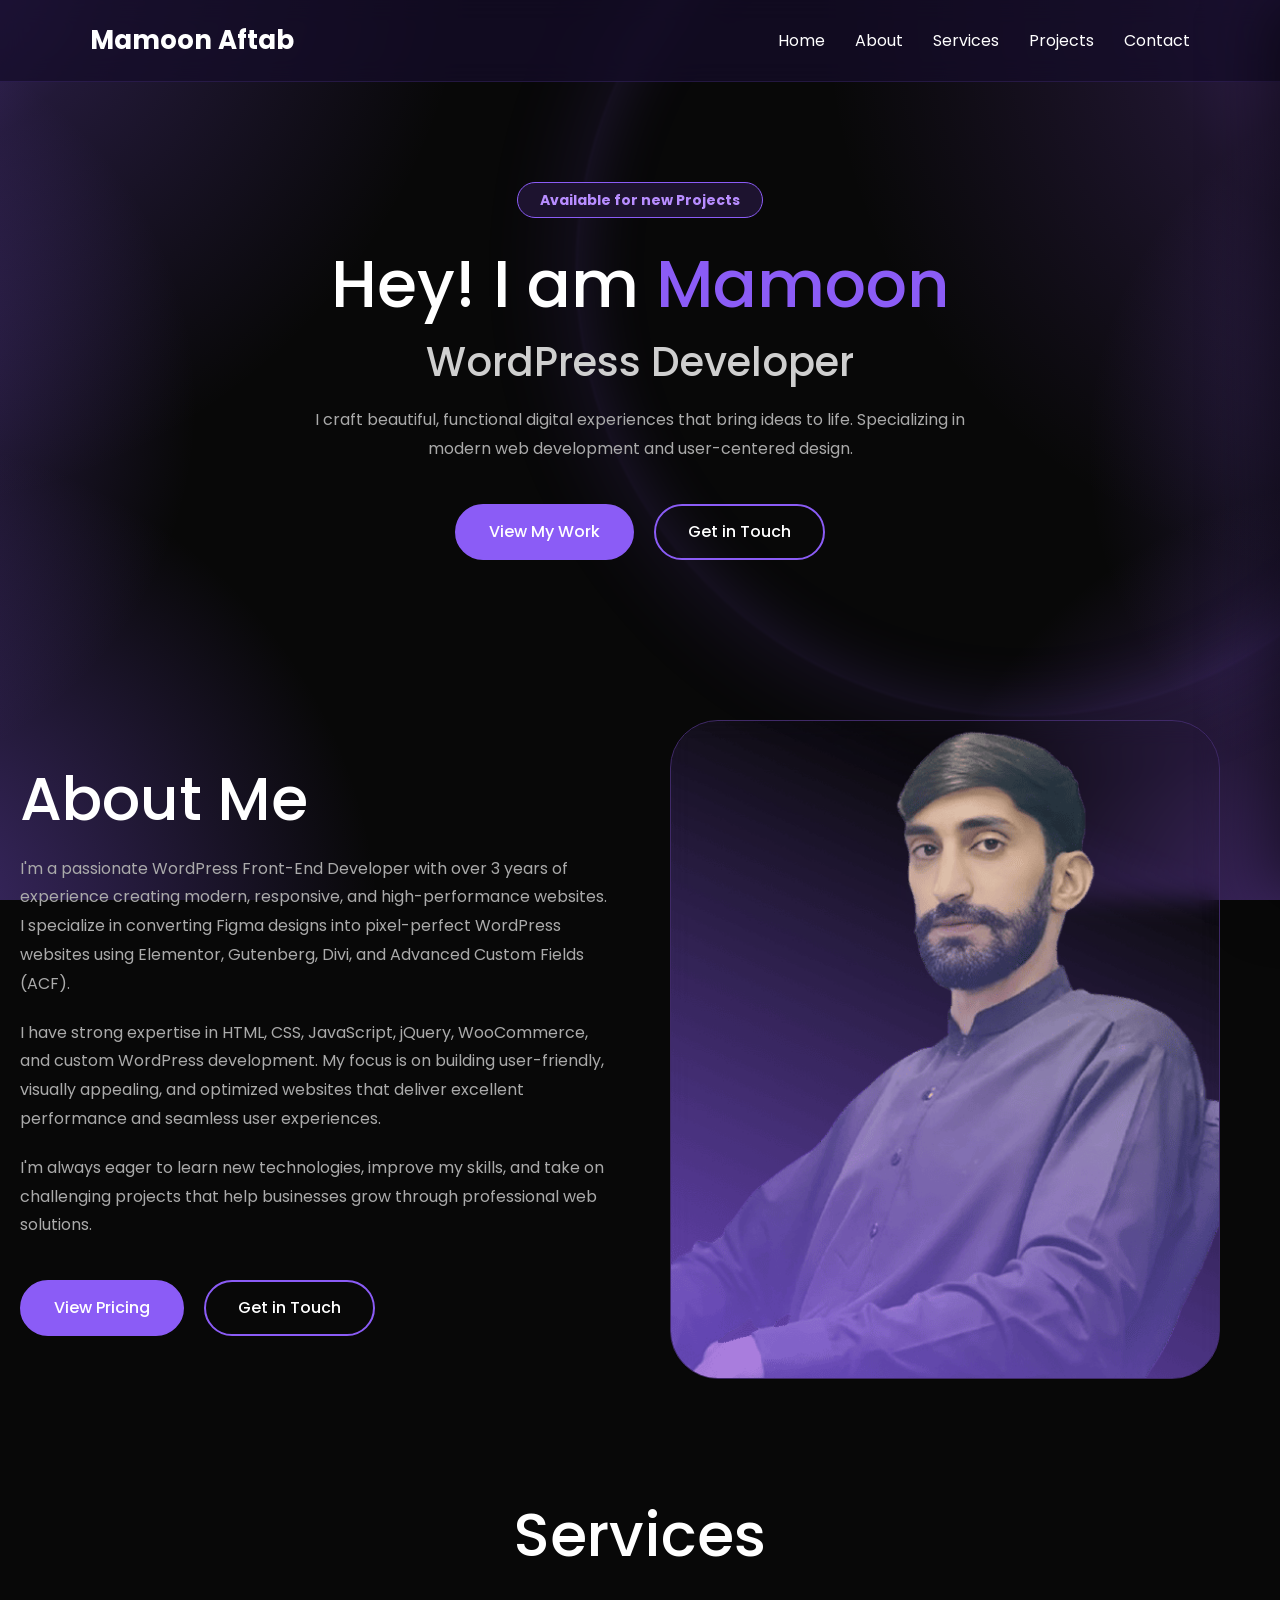
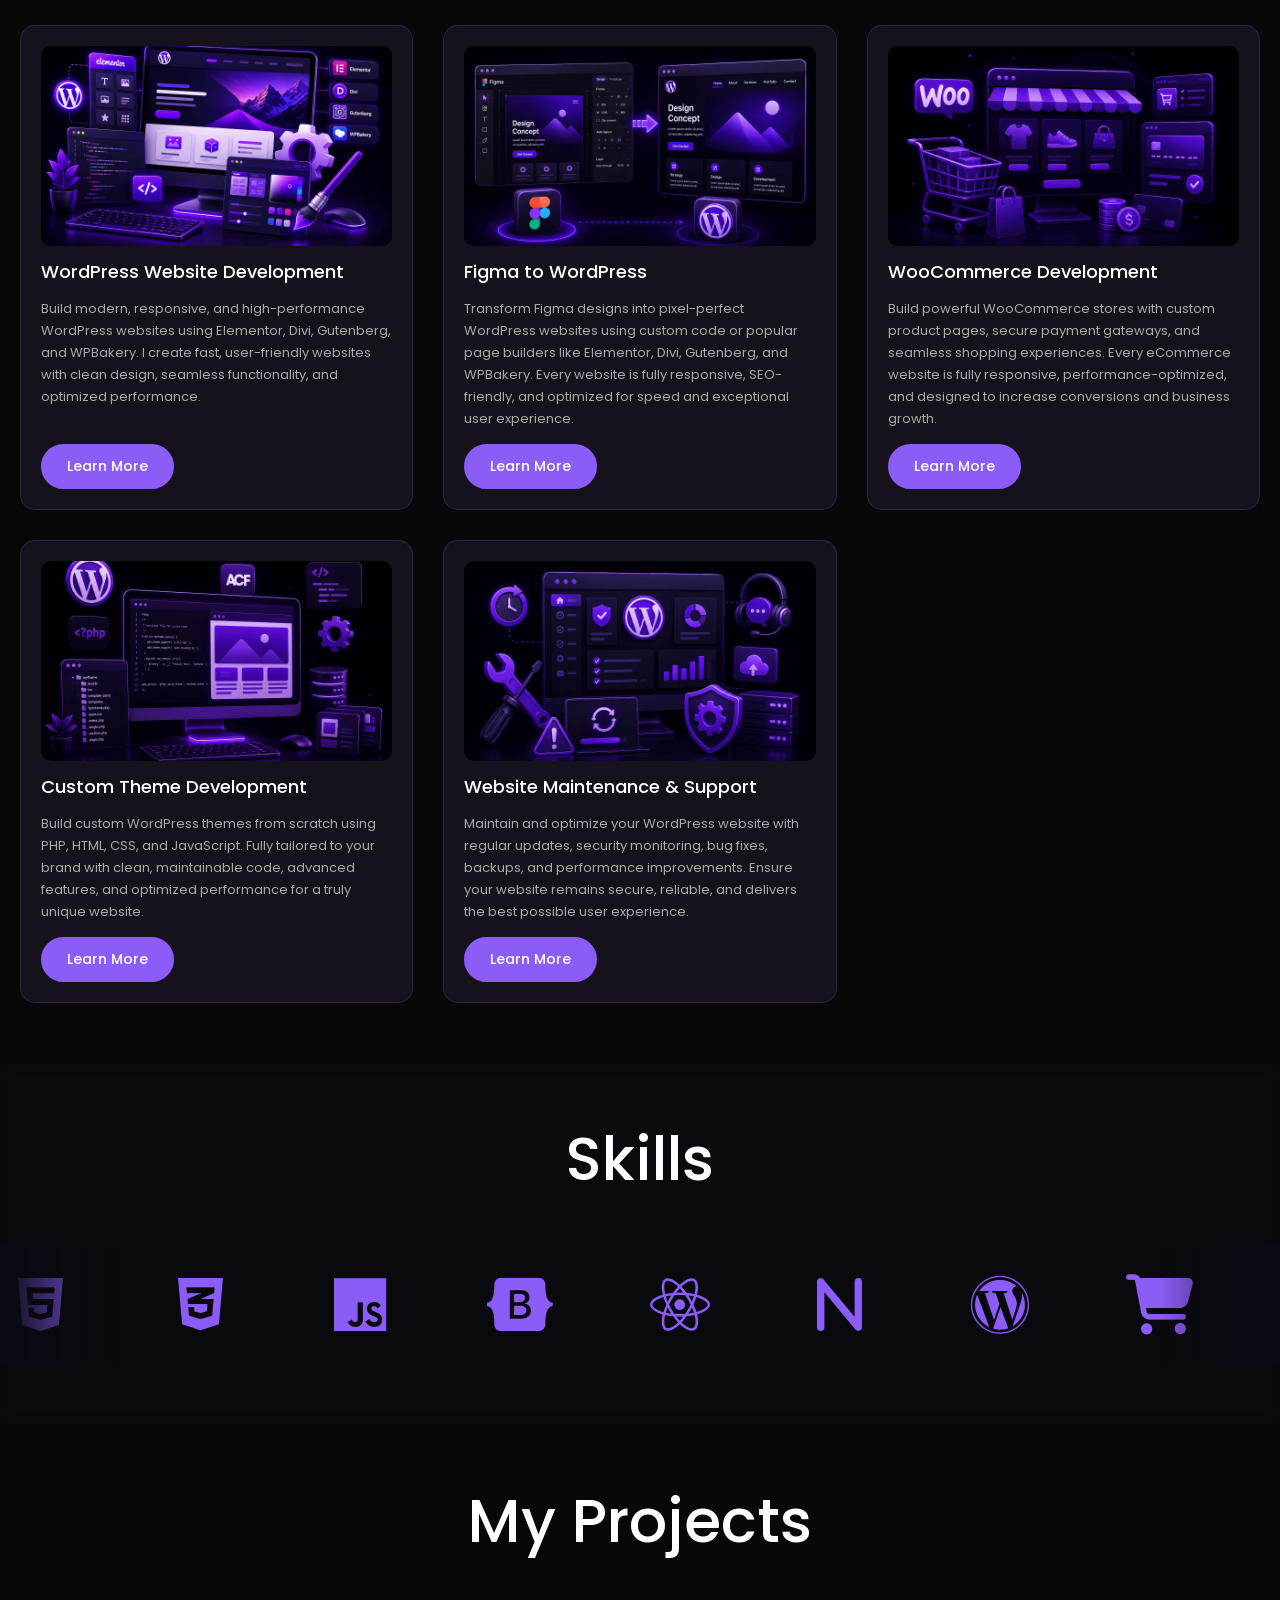
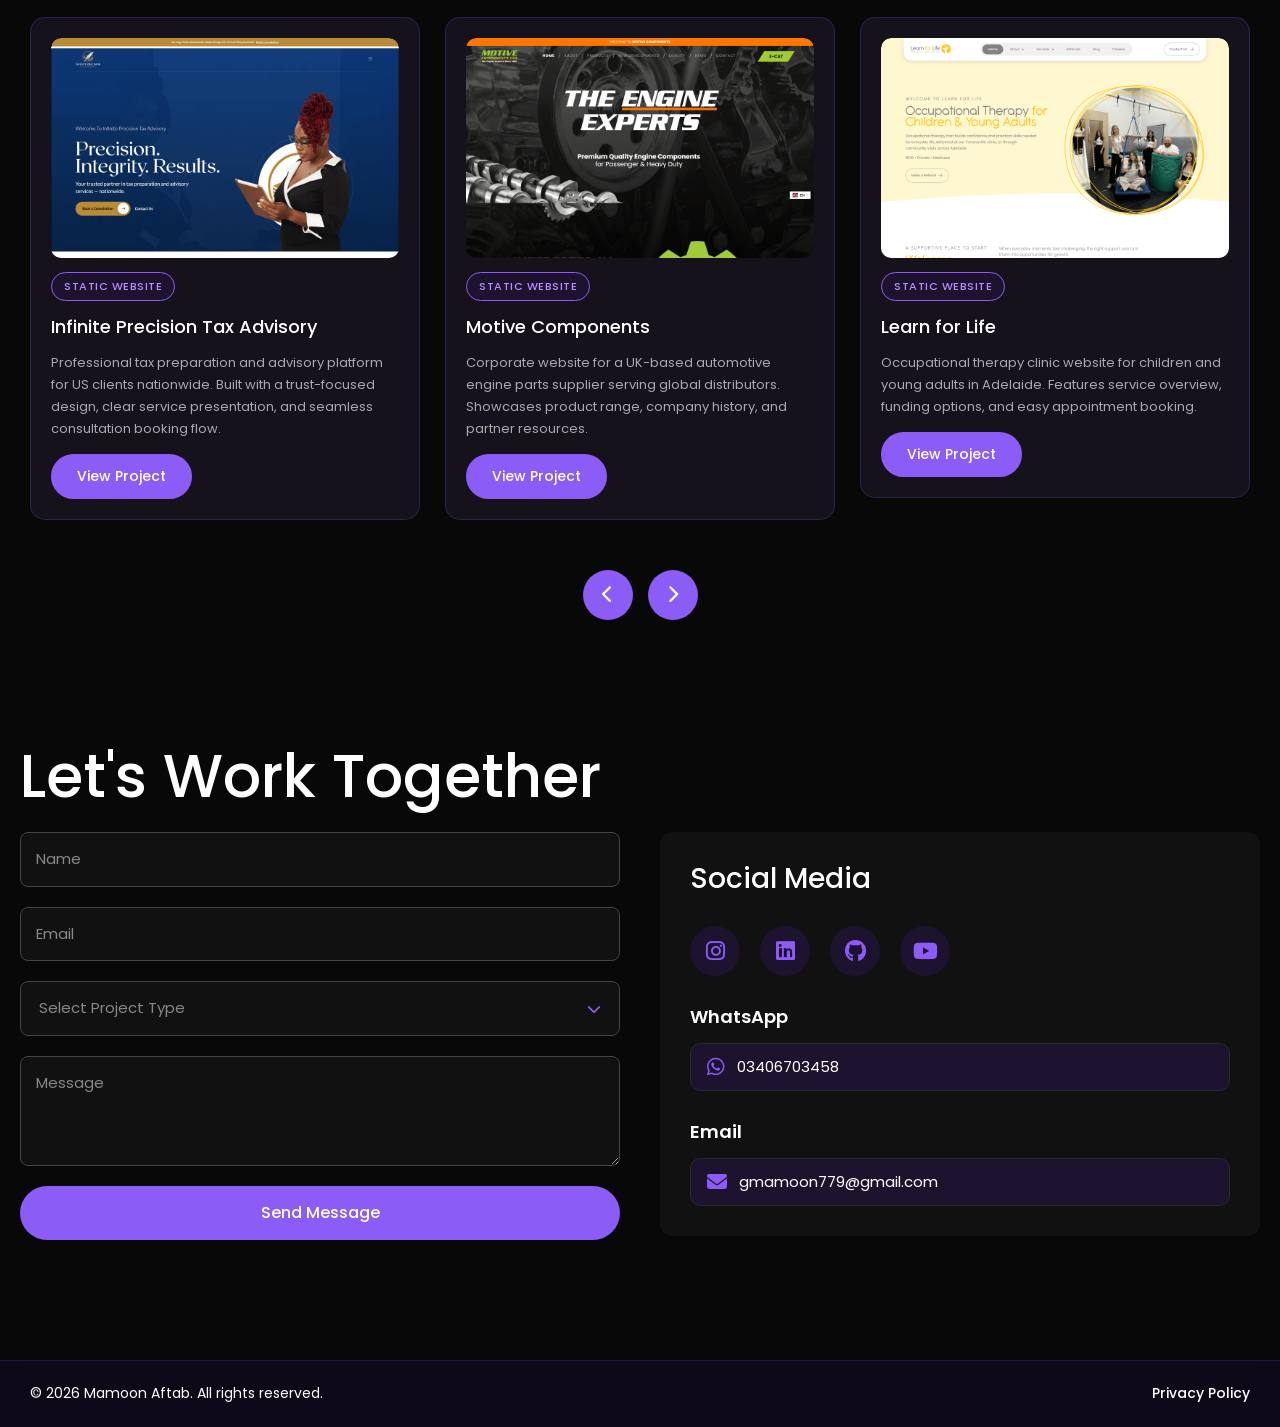
<file: index.html>
<!DOCTYPE html>
<html lang="en">
<head>
  <meta charset="UTF-8">
  <meta name="viewport" content="width=device-width, initial-scale=1.0">
  <meta name="description" content="Mamoon Aftab - WordPress Front-End Developer. Figma to WordPress, WooCommerce, Custom Themes.">
  <title>Mamoon Aftab | WordPress Developer</title>
  <link rel="icon" type="image/svg+xml" href="favicon.svg">

  <!-- Bootstrap CSS -->
  <link rel="stylesheet" href="css/bootstrap.min.css">

  <!-- Swiper CSS -->
  <link rel="stylesheet" href="https://cdn.jsdelivr.net/npm/swiper@11/swiper-bundle.min.css">

  <!-- Google Font -->
  <link rel="preconnect" href="https://fonts.googleapis.com">
  <link rel="preconnect" href="https://fonts.gstatic.com" crossorigin>
  <link href="https://fonts.googleapis.com/css2?family=Poppins:wght@300;400;500;600;700;800&display=swap" rel="stylesheet">

  <!-- Font Awesome -->
  <link rel="stylesheet" href="https://cdnjs.cloudflare.com/ajax/libs/font-awesome/6.5.1/css/all.min.css">

  <!-- Custom CSS (LAST) -->
  <link rel="stylesheet" href="css/style.css">
</head>

<body>

  <!-- =========================
   fatch Header / Navbar
  ========================== -->
 <div id="header-placeholder"></div>


  <!-- =========================
          Hero
  ========================== -->
  <section class="hero" id="home">
    <span class="badge">Available for new Projects</span>
    <h1>Hey! I am <span>Mamoon</span></h1>
    <h2>WordPress Developer</h2>
    <p>
      I craft beautiful, functional digital experiences that bring ideas to life.
      Specializing in modern web development and user-centered design.
    </p>
    <div class="buttons">
      <a href="#projects" class="btn">View My Work</a>
      <a href="#contact" class="btn outline">Get in Touch</a>
    </div>
  </section>


  <!-- =========================
          About
  ========================== -->
  <section class="about" id="about">
    <div class="about-text">
      <h2>About Me</h2>
      <p>
        I'm a passionate WordPress Front-End Developer with over 3 years of experience creating modern,
        responsive, and high-performance websites. I specialize in converting Figma designs into pixel-perfect
        WordPress websites using Elementor, Gutenberg, Divi, and Advanced Custom Fields (ACF).
      </p>
      <p>
        I have strong expertise in HTML, CSS, JavaScript, jQuery, WooCommerce, and custom WordPress
        development. My focus is on building user-friendly, visually appealing, and optimized websites that
        deliver excellent performance and seamless user experiences.
      </p>
      <p>
        I'm always eager to learn new technologies, improve my skills, and take on challenging projects that
        help businesses grow through professional web solutions.
      </p>
      <div class="about-btns">
        <a href="#contact" class="btn">View Pricing</a>
        <a href="#contact" class="btn outline">Get in Touch</a>
      </div>
    </div>

    <div class="about-img">
      <img src="./images/Rectangle 14.png" alt="Mamoon Aftab - WordPress Developer">
    </div>
  </section>


  <!-- =========================
          Services
  ========================== -->
  <section class="services" id="services">
    <div class="services-heading">
      <h2>Services</h2>
    </div>

    <div class="project-grid">
      <div class="project-card">
        <img src="./images/Wordpress website devlopment.png" alt="WordPress Website Development">
        <h3>WordPress Website Development</h3>
        <p>Build modern, responsive, and high-performance WordPress websites using Elementor, Divi, Gutenberg, and WPBakery. I create fast, user-friendly websites with clean design, seamless functionality, and optimized performance.</p>
        <a href="#contact" class="btn">Learn More</a>
      </div>

      <div class="project-card">
        <img src="./images/Figma to wordpress.png" alt="Figma to WordPress conversion">
        <h3>Figma to WordPress</h3>
        <p>Transform Figma designs into pixel-perfect WordPress websites using custom code or popular page builders like Elementor, Divi, Gutenberg, and WPBakery. Every website is fully responsive, SEO-friendly, and optimized for speed and exceptional user experience.</p>
        <a href="#contact" class="btn">Learn More</a>
      </div>

      <div class="project-card">
        <img src="./images/WooCommerce Development.png" alt="WooCommerce eCommerce store development">
        <h3>WooCommerce Development</h3>
        <p>Build powerful WooCommerce stores with custom product pages, secure payment gateways, and seamless shopping experiences. Every eCommerce website is fully responsive, performance-optimized, and designed to increase conversions and business growth.</p>
        <a href="#contact" class="btn">Learn More</a>
      </div>

      <div class="project-card">
        <img src="./images/Custom theme development.png" alt="Custom WordPress theme development">
        <h3>Custom Theme Development</h3>
        <p>Build custom WordPress themes from scratch using PHP, HTML, CSS, and JavaScript. Fully tailored to your brand with clean, maintainable code, advanced features, and optimized performance for a truly unique website.</p>
        <a href="#contact" class="btn">Learn More</a>
      </div>

      <div class="project-card">
        <img src="./images/site maintinance.png" alt="WordPress website maintenance and support">
        <h3>Website Maintenance &amp; Support</h3>
        <p>Maintain and optimize your WordPress website with regular updates, security monitoring, bug fixes, backups, and performance improvements. Ensure your website remains secure, reliable, and delivers the best possible user experience.</p>
        <a href="#contact" class="btn">Learn More</a>
      </div>
    </div>
  </section>


  <!-- =========================
        Skills Marquee
  ========================== -->
  <section class="skills-marquee" id="skills">
    <h2 class="skills-title">Skills</h2>

    <div class="marquee-wrapper">
      <div class="marquee-track">

        <!-- Set 1 -->
        <div class="marquee-item" title="HTML5"><i class="fab fa-html5"></i></div>
        <div class="marquee-item" title="CSS3"><i class="fab fa-css3-alt"></i></div>
        <div class="marquee-item" title="JavaScript"><i class="fab fa-js"></i></div>
        <div class="marquee-item" title="Bootstrap"><i class="fab fa-bootstrap"></i></div>
        <div class="marquee-item" title="React"><i class="fab fa-react"></i></div>
        <div class="marquee-item" title="Next.js"><i class="fas fa-n"></i></div>
        <div class="marquee-item" title="WordPress"><i class="fab fa-wordpress"></i></div>
        <div class="marquee-item" title="WooCommerce"><i class="fas fa-shopping-cart"></i></div>
        <div class="marquee-item" title="Elementor"><i class="fas fa-layer-group"></i></div>
        <div class="marquee-item" title="ACF"><i class="fas fa-code"></i></div>

        <!-- Set 2 (Duplicate for seamless loop) -->
        <div class="marquee-item" title="HTML5"><i class="fab fa-html5"></i></div>
        <div class="marquee-item" title="CSS3"><i class="fab fa-css3-alt"></i></div>
        <div class="marquee-item" title="JavaScript"><i class="fab fa-js"></i></div>
        <div class="marquee-item" title="Bootstrap"><i class="fab fa-bootstrap"></i></div>
        <div class="marquee-item" title="React"><i class="fab fa-react"></i></div>
        <div class="marquee-item" title="Next.js"><i class="fas fa-n"></i></div>
        <div class="marquee-item" title="WordPress"><i class="fab fa-wordpress"></i></div>
        <div class="marquee-item" title="WooCommerce"><i class="fas fa-shopping-cart"></i></div>
        <div class="marquee-item" title="Elementor"><i class="fas fa-layer-group"></i></div>
        <div class="marquee-item" title="ACF"><i class="fas fa-code"></i></div>

      </div>
    </div>
  </section>


  <!-- =========================
        Projects Slider
  ========================== -->
  <section class="projects" id="projects">
    <h2>My Projects</h2>

    <div class="swiper projectsSwiper">
      <div class="swiper-wrapper">

        <!-- Project 1 -->
        <div class="swiper-slide">
          <div class="project-card">
            <div class="project-img-wrap">
              <img src="./images/infiniteprecision-taxes.png" alt="Infinite Precision Tax Advisory">
            </div>
            <span class="project-type">Static Website</span>
            <h3>Infinite Precision Tax Advisory</h3>
            <p>Professional tax preparation and advisory platform for US clients nationwide. Built with a trust-focused design, clear service presentation, and seamless consultation booking flow.</p>
            <a href="https://infiniteprecision-taxes.com/" target="_blank" rel="noopener" class="btn">View Project</a>
          </div>
        </div>

        <!-- Project 2 -->
        <div class="swiper-slide">
          <div class="project-card">
            <div class="project-img-wrap">
              <img src="./images/Motivecomponents.png" alt="Motive Components">
            </div>
            <span class="project-type">Static Website</span>
            <h3>Motive Components</h3>
            <p>Corporate website for a UK-based automotive engine parts supplier serving global distributors. Showcases product range, company history, and partner resources.</p>
            <a href="https://motivecomponents.co.uk/" target="_blank" rel="noopener" class="btn">View Project</a>
          </div>
        </div>

        <!-- Project 3 -->
        <div class="swiper-slide">
          <div class="project-card">
            <div class="project-img-wrap">
              <img src="./images/learnforlifeot.png" alt="Learn for Life">
            </div>
            <span class="project-type">Static Website</span>
            <h3>Learn for Life</h3>
            <p>Occupational therapy clinic website for children and young adults in Adelaide. Features service overview, funding options, and easy appointment booking.</p>
            <a href="https://learnforlifeot.com.au/" target="_blank" rel="noopener" class="btn">View Project</a>
          </div>
        </div>

        <!-- Project 4 -->
        <div class="swiper-slide">
          <div class="project-card">
            <div class="project-img-wrap">
              <img src="./images/seltene-krankheiten.png" alt="Seltene Krankheiten">
            </div>
            <span class="project-type">Static Website</span>
            <h3>Seltene Krankheiten</h3>
            <p>Medical practice website for rare disease diagnosis in Switzerland. Designed with clear patient guidance, specialist credentials, and confidential consultation access.</p>
            <a href="https://seltene-krankheiten.ch/" target="_blank" rel="noopener" class="btn">View Project</a>
          </div>
        </div>

        <!-- Project 5 -->
        <div class="swiper-slide">
          <div class="project-card">
            <div class="project-img-wrap">
              <img src="./images/coolmist.png" alt="Cool Mist ATX">
            </div>
            <span class="project-type">WooCommerce</span>
            <h3>Cool Mist ATX</h3>
            <p>E-commerce store for residential outdoor misting systems in Austin, Texas. Built on WooCommerce with product catalog, app integration, and smart cooling solutions.</p>
            <a href="https://coolmistatx.com/" target="_blank" rel="noopener" class="btn">View Project</a>
          </div>
        </div>

      </div>
    </div>

    <!-- Navigation at the BOTTOM -->
    <div class="projects-nav">
      <button class="proj-nav-btn" id="projPrev" aria-label="Previous">
        <i class="fas fa-chevron-left"></i>
      </button>

      <button class="proj-nav-btn" id="projNext" aria-label="Next">
        <i class="fas fa-chevron-right"></i>
      </button>
    </div>
  </section>


  <!-- =========================
          Contact
  ========================== -->
  <section class="contact" id="contact">
    <h2>Let's Work Together</h2>

    <div class="contact-box">
      <form action="https://api.web3forms.com/submit" method="POST">

        <!-- Web3Forms Access Key -->
        <input type="hidden" name="access_key" value="50783fd8-ea10-4b2c-8753-e117a0d6ce15">
        <input type="hidden" name="subject" value="New Contact Form Submission from Portfolio">
        <input type="hidden" name="from_name" value="Mamoon Aftab Portfolio">
        <input type="hidden" name="redirect" value="https://mamoon-aftab.github.io/portfolio/thank-you.html">

        <label for="name" class="visually-hidden">Name</label>
        <input id="name" name="name" type="text" placeholder="Name" required>

        <label for="email" class="visually-hidden">Email</label>
        <input id="email" name="email" type="email" placeholder="Email" required>

        <div class="custom-select-wrap">
          <input type="hidden" name="projectType" id="projectTypeInput" required>

          <button type="button" class="custom-select-btn" id="projectTypeBtn">
            <span id="projectTypeLabel">Select Project Type</span>
            <i class="fas fa-chevron-down"></i>
          </button>

          <div class="custom-select-options" id="projectTypeOptions">
            <div class="custom-option" data-value="Business Site">Business Site</div>
            <div class="custom-option" data-value="Ecommerce">Ecommerce</div>
          </div>
        </div>

        <label for="message" class="visually-hidden">Message</label>
        <textarea id="message" name="message" placeholder="Message" required></textarea>

        <button type="submit">Send Message</button>
      </form>

      <div class="info">
        <h3>Social Media</h3>

        <div class="social">
          <a href="https://instagram.com/" target="_blank" rel="noopener" aria-label="Instagram">
            <i class="fab fa-instagram"></i>
          </a>
          <a href="https://linkedin.com/" target="_blank" rel="noopener" aria-label="LinkedIn">
            <i class="fab fa-linkedin"></i>
          </a>
          <a href="https://github.com/" target="_blank" rel="noopener" aria-label="GitHub">
            <i class="fab fa-github"></i>
          </a>
          <a href="https://youtube.com/" target="_blank" rel="noopener" aria-label="YouTube">
            <i class="fab fa-youtube"></i>
          </a>
        </div>

        <h3 class="contact-heading">WhatsApp</h3>
        <a href="https://wa.me/923406703458" target="_blank" rel="noopener" class="contact-link">
          <i class="fab fa-whatsapp"></i>
          <span>03406703458</span>
        </a>

        <h3 class="contact-heading">Email</h3>
        <a href="mailto:gmamoon779@gmail.com" class="contact-link">
          <i class="fas fa-envelope"></i>
          <span>gmamoon779@gmail.com</span>
        </a>
      </div>
    </div>
  </section>


  <!-- =========================
        Footer Placeholder
========================== -->
  <div id="footer-placeholder"></div>


  <!-- =========================
          Scripts (END of body)
  ========================== -->

  <!-- Bootstrap JS -->
  <script src="js/bootstrap.bundle.min.js"></script>

  <!-- Swiper JS -->
  <script src="https://cdn.jsdelivr.net/npm/swiper@11/swiper-bundle.min.js"></script>

  <!-- Custom Select Dropdown Script -->
  <script>
    document.addEventListener('DOMContentLoaded', function () {
      const btn = document.getElementById('projectTypeBtn');
      const optionsBox = document.getElementById('projectTypeOptions');
      const label = document.getElementById('projectTypeLabel');
      const hiddenInput = document.getElementById('projectTypeInput');
      const options = document.querySelectorAll('.custom-option');

      // Toggle dropdown
      btn.addEventListener('click', function (e) {
        e.stopPropagation();
        btn.classList.toggle('active');
        optionsBox.classList.toggle('open');
      });

      // Select option
      options.forEach(function (opt) {
        opt.addEventListener('click', function () {
          const value = opt.dataset.value;
          label.textContent = value;
          hiddenInput.value = value;
          btn.classList.add('selected');

          options.forEach(o => o.classList.remove('selected'));
          opt.classList.add('selected');

          btn.classList.remove('active');
          optionsBox.classList.remove('open');
        });
      });

      // Close on outside click
      document.addEventListener('click', function () {
        btn.classList.remove('active');
        optionsBox.classList.remove('open');
      });
    });
  </script>

  <!-- Form Validation Script -->
  <script>
    document.querySelector('form').addEventListener('submit', function (e) {
      const hiddenInput = document.getElementById('projectTypeInput');
      if (!hiddenInput.value) {
        e.preventDefault();
        alert('Please select a project type before submitting.');
      }
    });
  </script>

  <!-- Swiper Init Script -->
  <script>
    document.addEventListener('DOMContentLoaded', function () {
      const swiper = new Swiper('.projectsSwiper', {
        slidesPerView: 1,
        spaceBetween: 25,
        loop: true,
        grabCursor: true,

        autoplay: {
          delay: 5000,
          disableOnInteraction: false,
          pauseOnMouseEnter: true
        },

        navigation: {
          nextEl: '#projNext',
          prevEl: '#projPrev'
        },

        breakpoints: {
          768: {
            slidesPerView: 2,
            spaceBetween: 20
          },
          992: {
            slidesPerView: 3,
            spaceBetween: 25
          }
        }
      });
    });
  </script>
  <!-- Header/Footer Loader -->
 <script>
   // Load Header
   fetch('header.html')
    .then(response => response.text())
    .then(data => {
      document.getElementById('header-placeholder').innerHTML = data;
    })
    .catch(error => console.error('Header load error:', error));

   // Load Footer
   fetch('footer.html')
    .then(response => response.text())
    .then(data => {
      document.getElementById('footer-placeholder').innerHTML = data;
    })
    .catch(error => console.error('Footer load error:', error));
 </script>
 <!-- Header/Footer Loader -->
<script>
  fetch('header.html')
    .then(response => response.text())
    .then(data => {
      document.getElementById('header-placeholder').innerHTML = data;
      
      // Header load hone ke baad mobile menu initialize karein
      initMobileMenu();
    });

  fetch('footer.html')
    .then(response => response.text())
    .then(data => {
      document.getElementById('footer-placeholder').innerHTML = data;
    });

  // Mobile Menu Initialization
  function initMobileMenu() {
    const openBtn = document.getElementById('openMobileMenu');
    const closeBtn = document.getElementById('closeMobileMenu');
    const sidebar = document.getElementById('mobileSidebar');
    const overlay = document.getElementById('mobileOverlay');

    if (!openBtn) {
      console.error('Mobile menu button not found');
      return;
    }

    function closeSidebar() {
      sidebar.classList.remove('active');
      overlay.classList.remove('active');
      document.body.style.overflow = '';
    }

    openBtn.addEventListener('click', function () {
      sidebar.classList.add('active');
      overlay.classList.add('active');
      document.body.style.overflow = 'hidden';
    });

    if (closeBtn) {
      closeBtn.addEventListener('click', closeSidebar);
    }

    if (overlay) {
      overlay.addEventListener('click', closeSidebar);
    }

    document.querySelectorAll('.mobile-nav-link').forEach(link => {
      link.addEventListener('click', closeSidebar);
    });

    document.addEventListener('keydown', function (e) {
      if (e.key === 'Escape') {
        closeSidebar();
      }
    });
  }
 </script>

</body>
</html>
</file>
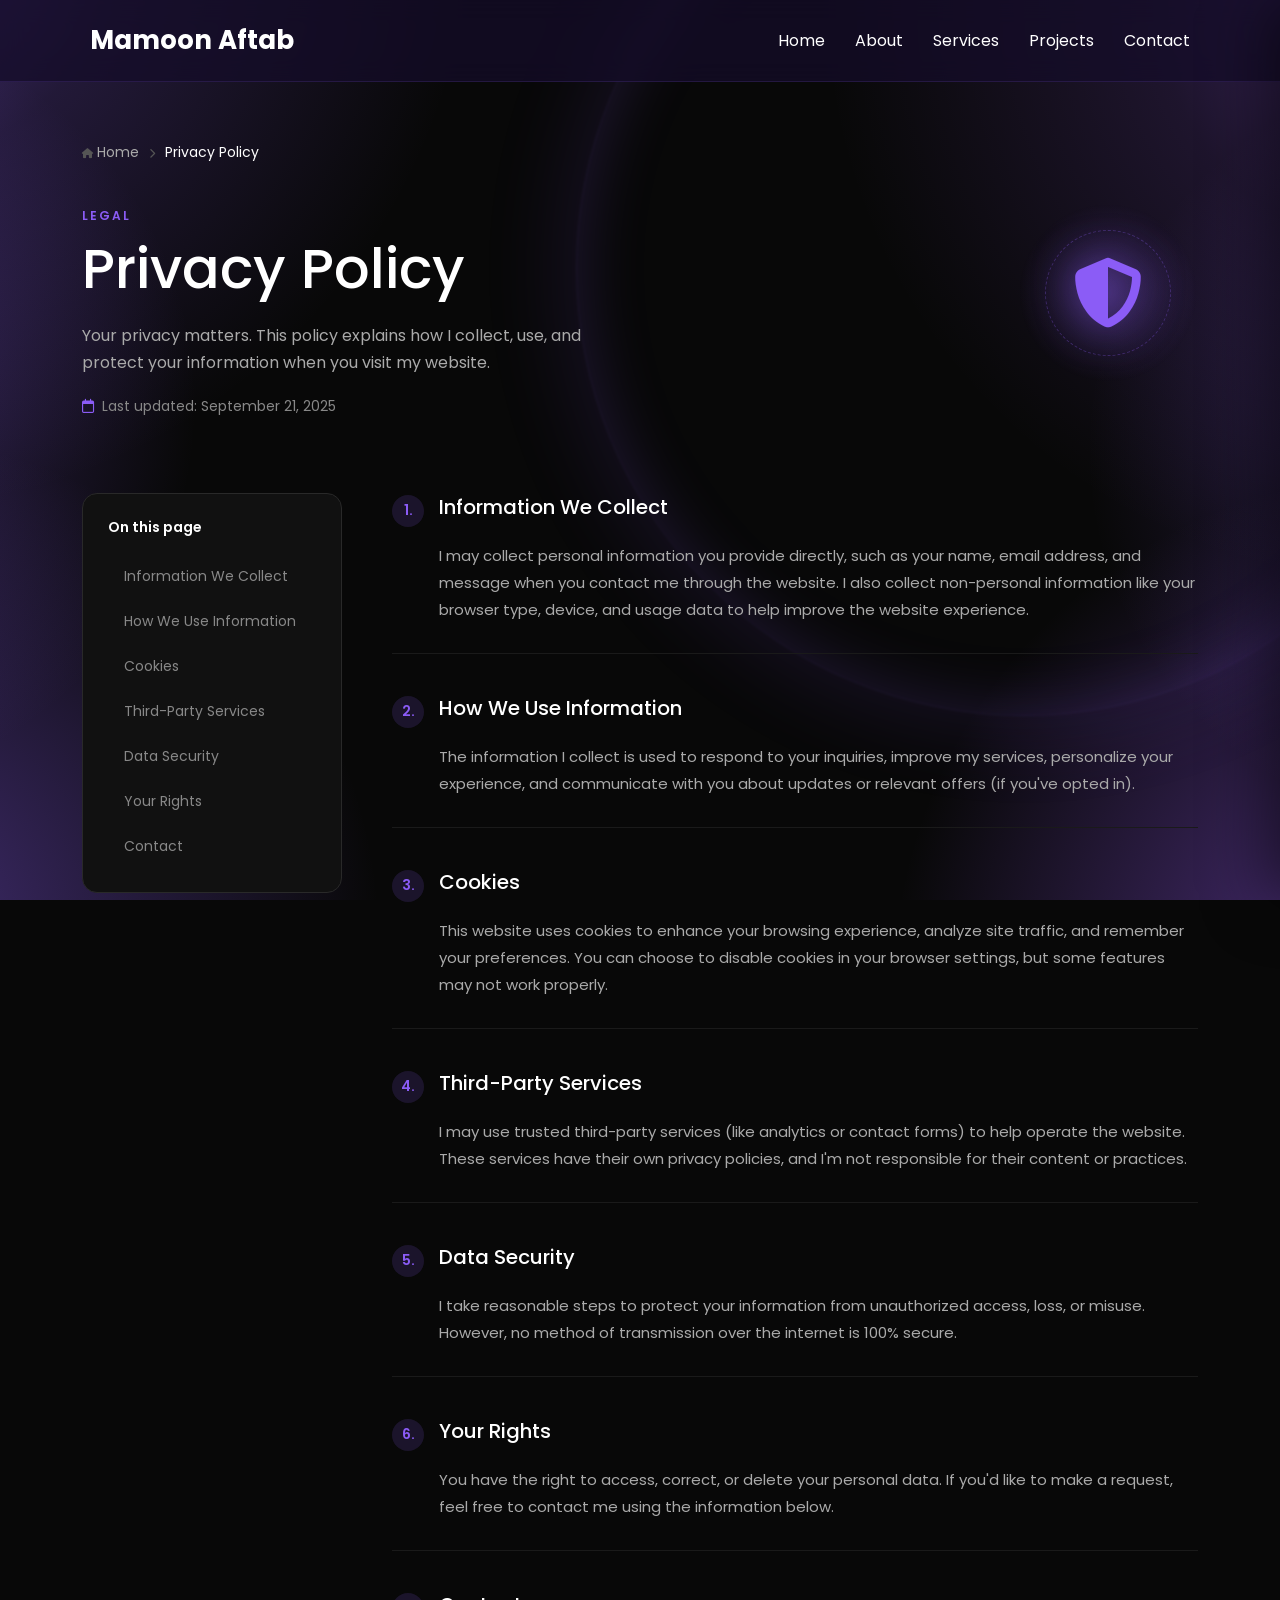
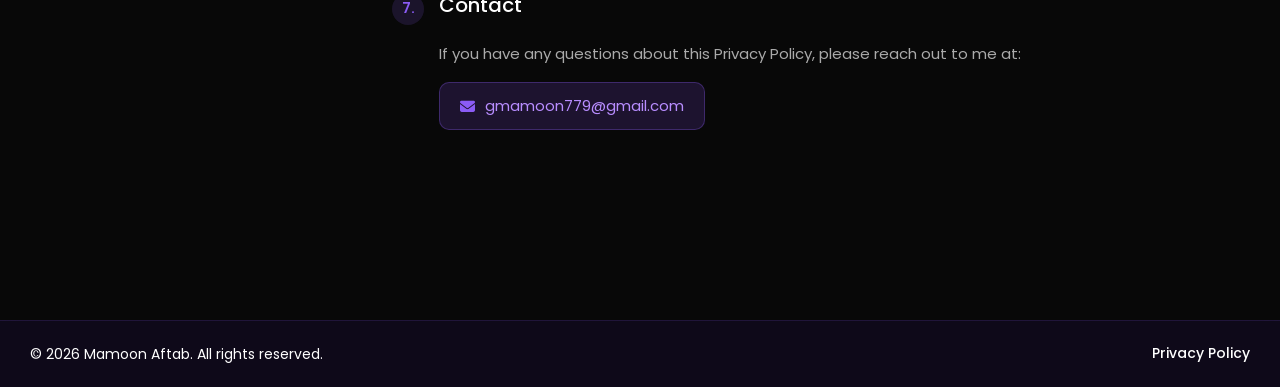
<file: privacy.html>
<!DOCTYPE html>
<html lang="en">
<head>
  <meta charset="UTF-8">
  <meta name="viewport" content="width=device-width, initial-scale=1.0">
  <meta name="description" content="Privacy Policy - Mamoon Aftab Portfolio">
  <title>Privacy Policy | Mamoon Aftab</title>

  <link rel="icon" type="image/svg+xml" href="favicon.svg">
  <meta name="theme-color" content="#8b5cf6">

  <link rel="stylesheet" href="css/bootstrap.min.css">
  <link rel="preconnect" href="https://fonts.googleapis.com">
  <link rel="preconnect" href="https://fonts.gstatic.com" crossorigin>
  <link href="https://fonts.googleapis.com/css2?family=Poppins:wght@300;400;500;600;700;800&display=swap" rel="stylesheet">
  <link rel="stylesheet" href="https://cdnjs.cloudflare.com/ajax/libs/font-awesome/6.5.1/css/all.min.css">
  <link rel="stylesheet" href="css/style.css">
</head>

<body>

  <!-- Header Placeholder -->
  <div id="header-placeholder"></div>


  <!-- =========================
        Privacy Policy Section
  ========================== -->
  <section class="privacy-page">
    <div class="container">

      <!-- Breadcrumb -->
      <nav class="privacy-breadcrumb" aria-label="breadcrumb">
        <a href="index.html"><i class="fas fa-home"></i> Home</a>
        <i class="fas fa-chevron-right"></i>
        <span>Privacy Policy</span>
      </nav>

      <!-- Page Header -->
      <div class="privacy-header">
        <div class="privacy-header-text">
          <span class="privacy-label">LEGAL</span>
          <h1>Privacy Policy</h1>
          <p class="privacy-intro">
            Your privacy matters. This policy explains how I collect, use, and
            protect your information when you visit my website.
          </p>
          <p class="privacy-updated">
            <i class="far fa-calendar"></i> Last updated: September 21, 2025
          </p>
        </div>

        <div class="privacy-header-icon">
          <i class="fas fa-shield-alt"></i>
        </div>
      </div>


      <!-- Content Grid -->
      <div class="privacy-grid">

        <!-- Sidebar Navigation -->
        <aside class="privacy-sidebar">
          <h3>On this page</h3>
          <ul>
            <li><a href="#info-collect" class="privacy-active">Information We Collect</a></li>
            <li><a href="#info-use" class="privacy-active">How We Use Information</a></li>
            <li><a href="#cookies" class="privacy-active">Cookies</a></li>
            <li><a href="#third-party" class="privacy-active">Third-Party Services</a></li>
            <li><a href="#data-security" class="privacy-active">Data Security</a></li>
            <li><a href="#your-rights" class="privacy-active">Your Rights</a></li>
            <li><a href="#contact-legal" class="privacy-active">Contact</a></li>
          </ul>
        </aside>

        <!-- Main Content -->
        <div class="privacy-content">

          <div class="privacy-block" id="info-collect">
            <div class="block-header">
              <span class="block-number">1.</span>
              <h2>Information We Collect</h2>
            </div>
            <p>
              I may collect personal information you provide directly, such as your name,
              email address, and message when you contact me through the website.
              I also collect non-personal information like your browser type, device,
              and usage data to help improve the website experience.
            </p>
          </div>

          <div class="privacy-block" id="info-use">
            <div class="block-header">
              <span class="block-number">2.</span>
              <h2>How We Use Information</h2>
            </div>
            <p>
              The information I collect is used to respond to your inquiries, improve my
              services, personalize your experience, and communicate with you about
              updates or relevant offers (if you've opted in).
            </p>
          </div>

          <div class="privacy-block" id="cookies">
            <div class="block-header">
              <span class="block-number">3.</span>
              <h2>Cookies</h2>
            </div>
            <p>
              This website uses cookies to enhance your browsing experience, analyze
              site traffic, and remember your preferences. You can choose to disable
              cookies in your browser settings, but some features may not work properly.
            </p>
          </div>

          <div class="privacy-block" id="third-party">
            <div class="block-header">
              <span class="block-number">4.</span>
              <h2>Third-Party Services</h2>
            </div>
            <p>
              I may use trusted third-party services (like analytics or contact forms) to
              help operate the website. These services have their own privacy policies,
              and I'm not responsible for their content or practices.
            </p>
          </div>

          <div class="privacy-block" id="data-security">
            <div class="block-header">
              <span class="block-number">5.</span>
              <h2>Data Security</h2>
            </div>
            <p>
              I take reasonable steps to protect your information from unauthorized access,
              loss, or misuse. However, no method of transmission over the internet is 100%
              secure.
            </p>
          </div>

          <div class="privacy-block" id="your-rights">
            <div class="block-header">
              <span class="block-number">6.</span>
              <h2>Your Rights</h2>
            </div>
            <p>
              You have the right to access, correct, or delete your personal data. If you'd
              like to make a request, feel free to contact me using the information below.
            </p>
          </div>

          <div class="privacy-block" id="contact-legal">
            <div class="block-header">
              <span class="block-number">7.</span>
              <h2>Contact</h2>
            </div>
            <p>
              If you have any questions about this Privacy Policy, please reach out to me at:
            </p>
            <a href="mailto:gmamoon779@gmail.com" class="privacy-contact-link">
              <i class="fas fa-envelope"></i> gmamoon779@gmail.com
            </a>
          </div>

        </div>

      </div>

    </div>
  </section>


  <!-- Footer Placeholder -->
  <div id="footer-placeholder"></div>


  <!-- Bootstrap JS -->
  <script src="js/bootstrap.bundle.min.js"></script>

  <!-- Header/Footer Loader -->
  <script>
    fetch('header.html')
      .then(response => response.text())
      .then(data => {
        document.getElementById('header-placeholder').innerHTML = data;
      });

    fetch('footer.html')
      .then(response => response.text())
      .then(data => {
        document.getElementById('footer-placeholder').innerHTML = data;
      });
  </script>
  <!-- Scroll Spy Script -->
  <script>
    document.addEventListener('DOMContentLoaded', function () {
    const sidebarLinks = document.querySelectorAll('.privacy-sidebar a');
    const sections = document.querySelectorAll('.privacy-block');

    function updateActiveLink() {
      let currentSection = '';
      const scrollPosition = window.scrollY + 150;

      sections.forEach(section => {
        const sectionTop = section.offsetTop;
        if (scrollPosition >= sectionTop) {
          currentSection = section.getAttribute('id');
        }
      });

      sidebarLinks.forEach(link => {
        link.classList.remove('active');
        if (link.getAttribute('href') === '#' + currentSection) {
          link.classList.add('active');
        }
      });
    }

    window.addEventListener('scroll', updateActiveLink);
    updateActiveLink();

    // Smooth scroll on click
    sidebarLinks.forEach(link => {
      link.addEventListener('click', function (e) {
        e.preventDefault();
        const targetId = this.getAttribute('href');
        const targetSection = document.querySelector(targetId);

        if (targetSection) {
          window.scrollTo({
            top: targetSection.offsetTop - 100,
            behavior: 'smooth'
          });
        }
      });
    });
    });
   </script>

   <!-- Sidebar JavaScript -->
  <!-- Header/Footer Loader -->
<script>
  fetch('header.html')
    .then(response => response.text())
    .then(data => {
      document.getElementById('header-placeholder').innerHTML = data;
      
      // Header load hone ke baad mobile menu initialize karein
      initMobileMenu();
    });

  fetch('footer.html')
    .then(response => response.text())
    .then(data => {
      document.getElementById('footer-placeholder').innerHTML = data;
    });

  // Mobile Menu Initialization
  function initMobileMenu() {
    const openBtn = document.getElementById('openMobileMenu');
    const closeBtn = document.getElementById('closeMobileMenu');
    const sidebar = document.getElementById('mobileSidebar');
    const overlay = document.getElementById('mobileOverlay');

    if (!openBtn) {
      console.error('Mobile menu button not found');
      return;
    }

    function closeSidebar() {
      sidebar.classList.remove('active');
      overlay.classList.remove('active');
      document.body.style.overflow = '';
    }

    openBtn.addEventListener('click', function () {
      sidebar.classList.add('active');
      overlay.classList.add('active');
      document.body.style.overflow = 'hidden';
    });

    if (closeBtn) {
      closeBtn.addEventListener('click', closeSidebar);
    }

    if (overlay) {
      overlay.addEventListener('click', closeSidebar);
    }

    document.querySelectorAll('.mobile-nav-link').forEach(link => {
      link.addEventListener('click', closeSidebar);
    });

    document.addEventListener('keydown', function (e) {
      if (e.key === 'Escape') {
        closeSidebar();
      }
    });
  }
</script>

</body>
</html>
</file>
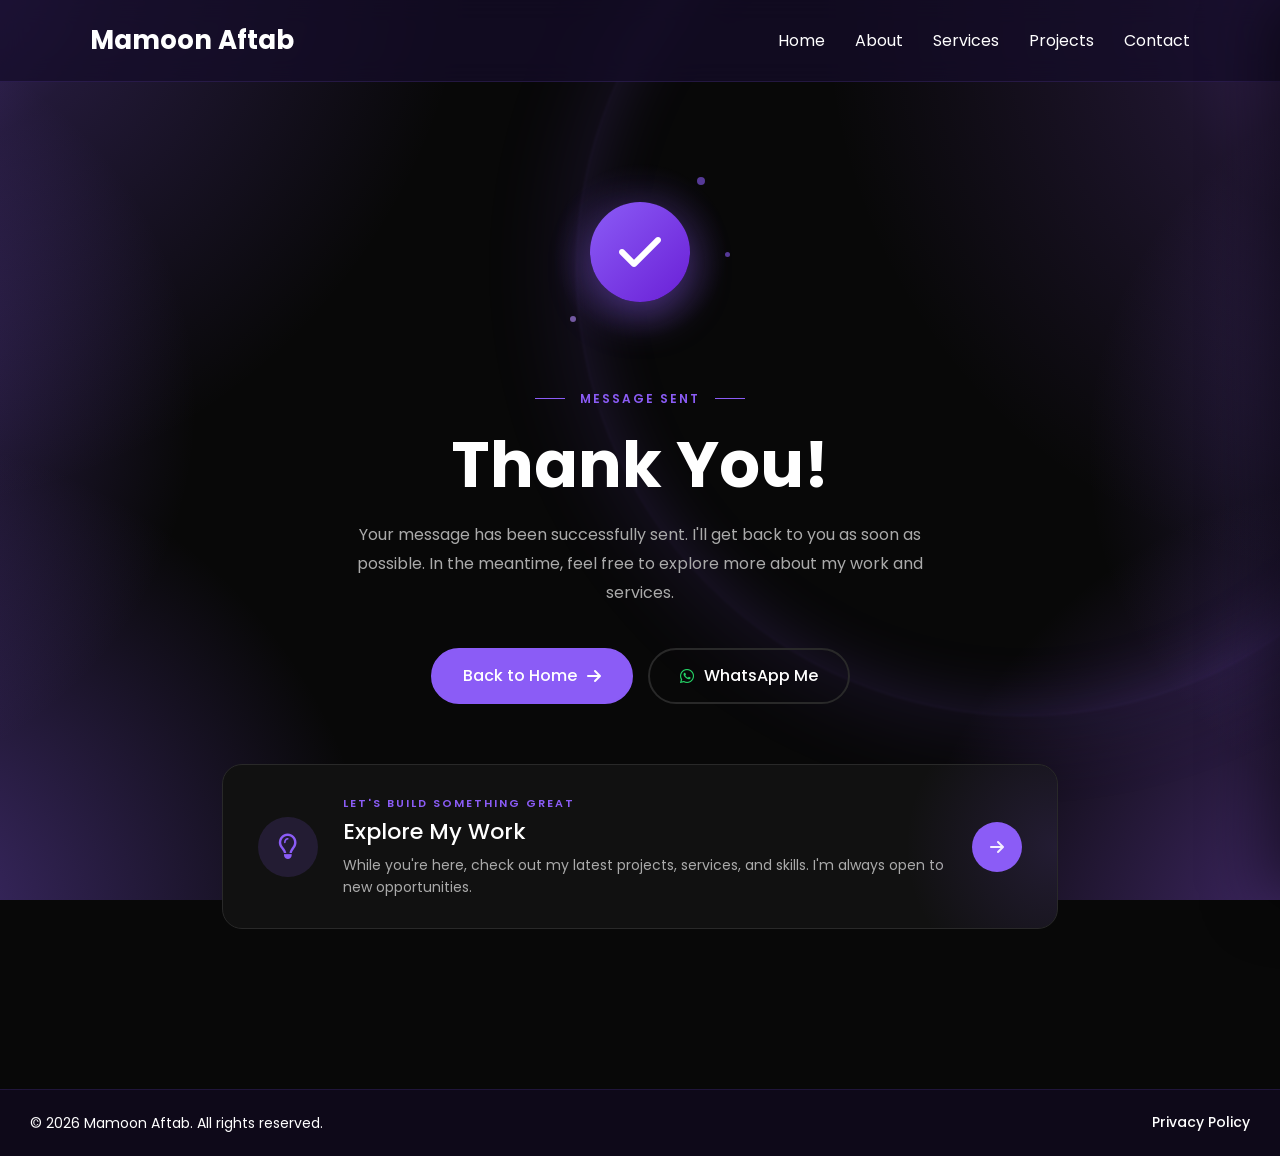
<file: thank-you.html>
<!DOCTYPE html>
<html lang="en">
<head>
  <meta charset="UTF-8">
  <meta name="viewport" content="width=device-width, initial-scale=1.0">
  <meta name="description" content="Thank You - Mamoon Aftab Portfolio">
  <title>Thank You | Mamoon Aftab</title>

  <link rel="icon" type="image/svg+xml" href="favicon.svg">
  <meta name="theme-color" content="#8b5cf6">

  <link rel="stylesheet" href="css/bootstrap.min.css">
  <link rel="preconnect" href="https://fonts.googleapis.com">
  <link rel="preconnect" href="https://fonts.gstatic.com" crossorigin>
  <link href="https://fonts.googleapis.com/css2?family=Poppins:wght@300;400;500;600;700;800&display=swap" rel="stylesheet">
  <link rel="stylesheet" href="https://cdnjs.cloudflare.com/ajax/libs/font-awesome/6.5.1/css/all.min.css">
  <link rel="stylesheet" href="css/style.css">
</head>

<body>

  <!-- Header Placeholder -->
  <div id="header-placeholder"></div>


  <!-- =========================
        Thank You Section
  ========================== -->
  <section class="thank-you-page">
    <div class="container">

      <!-- Success Icon -->
      <div class="thank-icon-wrap">
        <div class="thank-icon-bg"></div>
        <div class="thank-icon">
          <i class="fas fa-check"></i>
        </div>
        <span class="thank-dot thank-dot-1"></span>
        <span class="thank-dot thank-dot-2"></span>
        <span class="thank-dot thank-dot-3"></span>
      </div>

      <!-- Label -->
      <div class="thank-label">
        <span class="label-line"></span>
        MESSAGE SENT
        <span class="label-line"></span>
      </div>

      <!-- Heading -->
      <h1 class="thank-title">Thank You!</h1>

      <!-- Message -->
      <p class="thank-message">
        Your message has been successfully sent. I'll get back to you as soon as possible.
        In the meantime, feel free to explore more about my work and services.
      </p>

      <!-- Buttons -->
      <div class="thank-buttons">
        <a href="index.html" class="btn thank-btn-primary">
          Back to Home <i class="fas fa-arrow-right"></i>
        </a>
        <a href="https://wa.me/923406703458" target="_blank" rel="noopener" class="btn thank-btn-secondary">
        <i class="fab fa-whatsapp"></i> WhatsApp Me
        </a>
      </div>


      <!-- Explore Card -->
      <div class="explore-card">
        <div class="explore-icon">
          <i class="far fa-lightbulb"></i>
        </div>
        <div class="explore-content">
          <span class="explore-label">LET'S BUILD SOMETHING GREAT</span>
          <h3>Explore My Work</h3>
          <p>While you're here, check out my latest projects, services, and skills. I'm always open to new opportunities.</p>
        </div>
        <a href="index.html#projects" class="explore-arrow">
          <i class="fas fa-arrow-right"></i>
        </a>
      </div>

    </div>
  </section>


  <!-- Footer Placeholder -->
  <div id="footer-placeholder"></div>


  <!-- Bootstrap JS -->
  <script src="js/bootstrap.bundle.min.js"></script>

  <!-- Header/Footer Loader -->
  <script>
    fetch('header.html')
      .then(response => response.text())
      .then(data => {
        document.getElementById('header-placeholder').innerHTML = data;
      });

    fetch('footer.html')
      .then(response => response.text())
      .then(data => {
        document.getElementById('footer-placeholder').innerHTML = data;
      });
  </script>
  <!-- Sidebar JavaScript -->
 <!-- Header/Footer Loader -->
<script>
  fetch('header.html')
    .then(response => response.text())
    .then(data => {
      document.getElementById('header-placeholder').innerHTML = data;
      
      // Header load hone ke baad mobile menu initialize karein
      initMobileMenu();
    });

  fetch('footer.html')
    .then(response => response.text())
    .then(data => {
      document.getElementById('footer-placeholder').innerHTML = data;
    });

  // Mobile Menu Initialization
  function initMobileMenu() {
    const openBtn = document.getElementById('openMobileMenu');
    const closeBtn = document.getElementById('closeMobileMenu');
    const sidebar = document.getElementById('mobileSidebar');
    const overlay = document.getElementById('mobileOverlay');

    if (!openBtn) {
      console.error('Mobile menu button not found');
      return;
    }

    function closeSidebar() {
      sidebar.classList.remove('active');
      overlay.classList.remove('active');
      document.body.style.overflow = '';
    }

    openBtn.addEventListener('click', function () {
      sidebar.classList.add('active');
      overlay.classList.add('active');
      document.body.style.overflow = 'hidden';
    });

    if (closeBtn) {
      closeBtn.addEventListener('click', closeSidebar);
    }

    if (overlay) {
      overlay.addEventListener('click', closeSidebar);
    }

    document.querySelectorAll('.mobile-nav-link').forEach(link => {
      link.addEventListener('click', closeSidebar);
    });

    document.addEventListener('keydown', function (e) {
      if (e.key === 'Escape') {
        closeSidebar();
      }
    });
  }
</script>

</body>
</html>
</file>
<file: css/style.css>
/* =========================
   Reset & Base
========================= */
* {
  margin: 0;
  padding: 0;
  box-sizing: border-box;
  font-family: 'Poppins', sans-serif;
}

html {
  scroll-behavior: smooth;
}

body {
  background: #080808;
  color: #fff;
  overflow-x: hidden;
  position: relative;
  min-height: 100vh;
}

/* =========================
   Purple Curved Glow Background
========================= */
body::before {
  content: "";
  position: fixed;
  inset: 0;
  z-index: -2;
  pointer-events: none;
  background:
    radial-gradient(circle at -10% -10%, rgba(139, 92, 246, 0.55) 0%, rgba(139, 92, 246, 0.2) 15%, transparent 35%),
    radial-gradient(circle at 110% 0%, rgba(155, 92, 255, 0.4) 0%, rgba(155, 92, 255, 0.15) 15%, transparent 35%),
    radial-gradient(circle at -15% 45%, rgba(139, 92, 246, 0.35) 0%, transparent 25%),
    radial-gradient(circle at 115% 50%, rgba(139, 92, 246, 0.3) 0%, transparent 25%),
    radial-gradient(circle at -10% 105%, rgba(139, 92, 246, 0.45) 0%, transparent 30%),
    radial-gradient(circle at 110% 110%, rgba(155, 92, 255, 0.5) 0%, transparent 30%),
    #080808;
}

/* Curved ring effect - top right */
body::after {
  content: "";
  position: fixed;
  top: -20%;
  right: -15%;
  width: 70vw;
  height: 70vw;
  max-width: 900px;
  max-height: 900px;
  border-radius: 50%;
  background: transparent;
  border: 1px solid rgba(139, 92, 246, 0.15);
  box-shadow:
    0 0 60px 10px rgba(139, 92, 246, 0.15) inset,
    0 0 80px 20px rgba(139, 92, 246, 0.1);
  z-index: -1;
  pointer-events: none;
  filter: blur(1px);
}

/* Content above background */
section,
.header-content,
.footer,
.skills-marquee {
  position: relative;
  z-index: 1;
}

section {
  max-width: 1320px;
  width: 100%;
  margin: 0 auto;
  padding: 60px 20px;
}

img {
  max-width: 100%;
  height: auto;
  display: block;
}

/* =========================
   Header Placeholder - Sticky
========================= */
#header-placeholder {
  position: sticky;
  top: 0;
  z-index: 1000;
  width: 100%;
}

.header-content {
  background: rgba(20, 12, 40, 0.75);
  backdrop-filter: blur(12px);
  -webkit-backdrop-filter: blur(12px);
  border-bottom: 1px solid rgba(139, 92, 246, 0.15);
  width: 100%;
}

/* =========================
   Navbar
========================= */
.navbar {
  padding: 20px;
}

.logo {
  color: #9b5cff;
  font-size: 26px;
  font-weight: 700;
}

.nav-links {
  gap: 30px;
}

.nav-links .nav-link {
  color: #fff !important;
  padding: 8px 0 !important;
  transition: .3s;
}

.nav-links .nav-link:hover {
  color: #9b5cff !important;
}

.navbar-toggler {
  border: 1px solid #8b5cf6;
}

.navbar-toggler:focus {
  box-shadow: 0 0 0 2px rgba(139, 92, 246, .5);
}

/* =========================
   Hero
========================= */
.hero {
  text-align: center;
  padding: 100px 20px;
}

.badge {
  display: inline-block;
  padding: 10px 22px;
  background: #1d132f;
  border: 1px solid #8b5cf6;
  border-radius: 30px;
  color: #b88dff;
  margin-bottom: 30px;
  font-size: 14px;
}

.hero h1 {
  font-size: clamp(40px, 6vw, 65px);
  margin-bottom: 15px;
  line-height: 1.15;
}

.hero h1 span {
  color: #8b5cf6;
}

.hero h2 {
  color: #cfcfcf;
  font-size: clamp(24px, 3.5vw, 40px);
  margin-bottom: 20px;
}

.hero p {
  max-width: 700px;
  margin: 0 auto;
  color: #aaa;
  line-height: 1.8;
}

.buttons {
  margin-top: 40px;
  display: flex;
  justify-content: center;
  gap: 20px;
  flex-wrap: wrap;
}

/* =========================
   Buttons
========================= */
.btn {
  display: inline-block;
  padding: 14px 32px;
  border-radius: 30px;
  text-decoration: none;
  color: #fff;
  background: #8b5cf6;
  border: 2px solid #8b5cf6;
  transition: .3s;
  font-weight: 500;
  white-space: nowrap;
}

.btn:hover {
  transform: translateY(-5px);
  color: #fff !important;
  box-shadow: 0 10px 30px rgba(139, 92, 246, .35);
}

.outline {
  background: transparent;
  border: 2px solid #8b5cf6;
}

/* =========================
   About
========================= */
.about {
  display: grid;
  grid-template-columns: 1fr 1fr;
  gap: 60px;
  align-items: center;
}

.about h2,
.services-heading h2,
.skills-title,
.projects h2,
.contact h2 {
  font-size: clamp(36px, 5vw, 60px);
  margin-bottom: 20px;
}

.about p {
  color: #aaa;
  line-height: 1.8;
  margin-bottom: 20px;
}

.about-btns {
  margin-top: 40px;
  display: flex;
  gap: 20px;
  flex-wrap: wrap;
}

.about img {
  width: 100%;
  max-width: 550px;
  backdrop-filter: blur(12px);
  border: 1px solid #402a68;
  border-radius: 48px;
}

/* =========================
   Services Grid
========================= */
.services-heading {
  display: flex;
  justify-content: center;
  margin-bottom: 10px;
}

.project-grid {
  display: grid;
  grid-template-columns: repeat(3, 1fr);
  gap: 30px;
  padding-top: 24px;
}

/* =========================
   Project Card (Shared)
========================= */
.project-card {
  background: #32294854;
  border-radius: 15px;
  border: 1px solid #8b5cf638;
  transition: border-color .3s, box-shadow .3s, transform .3s;
  padding: 20px;
  display: flex;
  flex-direction: column;
  gap: 14px;
  height: 100%;
}

.project-card:hover {
  border-color: #8b5cf6;
  box-shadow: 0 20px 40px rgba(139, 92, 246, .15);
}

.project-card img {
  width: 100%;
  height: 200px;
  object-fit: cover;
  border-radius: 10px;
}

.project-card h3 {
  font-size: 18px;
  margin: 0;
  line-height: 1.3;
}

.project-card p {
  color: #aaa;
  font-size: 13px;
  line-height: 1.7;
  flex-grow: 1;
  margin: 0;
}

.project-card .btn {
  align-self: flex-start;
  padding: 10px 24px;
  font-size: 14px;
}

/* =========================
   Projects Swiper
========================= */
.projects {
  position: relative;
}

.projects h2 {
  text-align: center;
  margin-bottom: 50px;
}

.projectsSwiper {
  padding: 10px 10px 20px;
  max-width: 1320px;
  margin: 0 auto;
  overflow: hidden;
}

/* Image scroll on hover */
.project-img-wrap {
  width: 100%;
  height: 220px;
  overflow: hidden;
  border-radius: 10px;
  position: relative;
  background: #1a1a1a;
}

.project-img-wrap img {
  width: 100%;
  height: auto;
  display: block;
  transition: transform 8s ease-in-out;
  object-position: top;
}

.project-card:hover .project-img-wrap img {
  transform: translateY(calc(-100% + 220px));
}

/* Project Type Badge */
.project-type {
  display: inline-block;
  padding: 5px 12px;
  background: #1d132f;
  border: 1px solid #8b5cf6;
  border-radius: 20px;
  color: #b88dff;
  font-size: 11px;
  font-weight: 500;
  text-transform: uppercase;
  letter-spacing: .5px;
  align-self: flex-start;
}

/* =========================
   Projects Navigation (Bottom)
========================= */
.projects-nav {
  display: flex;
  justify-content: center;
  gap: 15px;
  margin-top: 30px;
}

.proj-nav-btn {
  width: 50px;
  height: 50px;
  border-radius: 50%;
  background: #8b5cf6;
  border: none;
  color: #fff;
  font-size: 18px;
  cursor: pointer;
  display: flex;
  align-items: center;
  justify-content: center;
  transition: background-color .3s, transform .3s;
  padding: 0;
  line-height: 1;
}

.proj-nav-btn:hover {
  background: #7a45ee;
  transform: scale(1.1);
}

.proj-nav-btn:focus {
  outline: none;
}

/* =========================
   Skills Marquee
========================= */
.skills-marquee {
  max-width: 100%;
  width: 100%;
  padding: 60px 0;
  overflow: hidden;
  background: rgba(10, 10, 20, 0.5);
  backdrop-filter: blur(8px);
  -webkit-backdrop-filter: blur(8px);
  margin: 0;
}

.skills-title {
  text-align: center;
  font-size: clamp(36px, 5vw, 60px);
  margin-bottom: 50px;
}

.marquee-wrapper {
  width: 100%;
  overflow: hidden;
  position: relative;
  padding: 20px 0;
}

.marquee-wrapper::before,
.marquee-wrapper::after {
  content: "";
  position: absolute;
  top: 0;
  bottom: 0;
  width: 120px;
  z-index: 2;
  pointer-events: none;
}

.marquee-wrapper::before {
  left: 0;
  background: linear-gradient(to right, #0a0a14, transparent);
}

.marquee-wrapper::after {
  right: 0;
  background: linear-gradient(to left, #0a0a14, transparent);
}

.marquee-track {
  display: flex;
  gap: 80px;
  width: max-content;
  animation: marqueeScroll 30s linear infinite;
}

.marquee-wrapper:hover .marquee-track {
  animation-play-state: paused;
}

.marquee-item {
  display: flex;
  align-items: center;
  justify-content: center;
  width: 80px;
  height: 80px;
  flex-shrink: 0;
}

.marquee-item i {
  font-size: 60px;
  color: #8b5cf6;
  transition: color .3s, transform .3s;
}

.marquee-item:hover i {
  color: #b88dff;
  transform: scale(1.15);
}

@keyframes marqueeScroll {
  from {
    transform: translateX(0);
  }
  to {
    transform: translateX(-50%);
  }
}

/* =========================
   Contact
========================= */
.contact-box {
  display: grid;
  grid-template-columns: 1fr 1fr;
  gap: 40px;
  align-items: start;
}

form {
  display: flex;
  flex-direction: column;
  gap: 20px;
}

input,
textarea,
select {
  padding: 15px;
  background: #111;
  color: #fff;
  border: 1px solid #444;
  border-radius: 8px;
  outline: none;
  transition: .3s;
  font-family: inherit;
  width: 100%;
  font-size: 15px;
}

input:focus,
textarea:focus,
select:focus {
  border-color: #8b5cf6;
  box-shadow: 0 0 0 3px rgba(139, 92, 246, .15);
}

input::placeholder,
textarea::placeholder {
  color: #888;
}

textarea {
  min-height: 110px;
  resize: vertical;
}

/* =========================
   Custom Select Dropdown
========================= */
.custom-select-wrap {
  position: relative;
  width: 100%;
}

.custom-select-btn {
  width: 100%;
  padding: 15px 18px;
  background: #111;
  color: #888;
  border: 1px solid #444;
  border-radius: 8px;
  font-family: inherit;
  font-size: 15px;
  text-align: left;
  cursor: pointer;
  display: flex;
  justify-content: space-between;
  align-items: center;
  transition: border-color .3s, box-shadow .3s, background .3s;
}

.custom-select-btn:hover {
  border-color: #8b5cf6;
}

.custom-select-btn.active {
  border-color: #8b5cf6;
  box-shadow: 0 0 0 3px rgba(139, 92, 246, .2);
  background: #0f0a1a;
}

.custom-select-btn.selected {
  color: #fff;
}

.custom-select-btn i {
  color: #8b5cf6;
  font-size: 14px;
  transition: transform .3s;
}

.custom-select-btn.active i {
  transform: rotate(180deg);
}

.custom-select-options {
  position: absolute;
  top: calc(100% + 6px);
  left: 0;
  right: 0;
  background: #111;
  border: 1px solid #8b5cf6;
  border-radius: 8px;
  overflow: hidden;
  z-index: 100;
  display: none;
  box-shadow: 0 15px 40px rgba(139, 92, 246, .25);
}

.custom-select-options.open {
  display: block;
  animation: fadeInDrop .2s ease;
}

@keyframes fadeInDrop {
  from {
    opacity: 0;
    transform: translateY(-8px);
  }
  to {
    opacity: 1;
    transform: translateY(0);
  }
}

.custom-option {
  padding: 14px 18px;
  color: #ccc;
  font-size: 15px;
  cursor: pointer;
  transition: background .2s, color .2s;
}

.custom-option:hover {
  background: #1d132f;
  color: #b88dff;
}

.custom-option.selected {
  background: #8b5cf6;
  color: #fff;
}

.custom-option + .custom-option {
  border-top: 1px solid #222;
}

form button[type="submit"] {
  padding: 15px;
  border: none;
  background: #8b5cf6;
  color: #fff;
  border-radius: 30px;
  cursor: pointer;
  transition: .3s;
  font-weight: 500;
  font-size: 16px;
}

form button[type="submit"]:hover {
  background: #7a45ee;
}

/* =========================
   Info / Social Box
========================= */
.info {
  background: #111;
  border-radius: 12px;
  padding: 30px;
  display: flex;
  flex-direction: column;
}

.info h3 {
  margin-bottom: 15px;
}

.social {
  margin-top: 15px;
  display: flex;
  gap: 20px;
  flex-wrap: wrap;
}

.social a {
  display: inline-flex;
  align-items: center;
  justify-content: center;
  width: 50px;
  height: 50px;
  border-radius: 50%;
  background: #1d132f;
  color: #8b5cf6;
  transition: .3s;
  text-decoration: none;
}

.social a:hover {
  background: #8b5cf6;
  color: #fff;
  transform: scale(1.1);
}

.social i {
  font-size: 22px;
}

.contact-heading {
  margin-top: 30px;
  margin-bottom: 12px;
  font-size: 18px;
  font-weight: 600;
  color: #fff;
}

.contact-link {
  display: flex;
  align-items: center;
  gap: 12px;
  padding: 12px 16px;
  background: #1d132f;
  border: 1px solid #292929;
  border-radius: 10px;
  color: #fff;
  text-decoration: none;
  font-size: 15px;
  transition: .3s;
  word-break: break-all;
}

.contact-link:hover {
  background: #8b5cf6;
  color: #fff;
  border-color: #8b5cf6;
  transform: translateX(5px);
}

.contact-link i {
  font-size: 20px;
  color: #8b5cf6;
  transition: .3s;
  flex-shrink: 0;
}

.contact-link:hover i {
  color: #fff;
}

/* =========================
   Footer
========================= */
.footer {
  background: rgba(20, 12, 40, 0.55);
  backdrop-filter: blur(12px);
  -webkit-backdrop-filter: blur(12px);
  padding: 22px 30px;
  margin-top: 60px;
  border-top: 1px solid rgba(139, 92, 246, 0.15);
}

.footer-content {
  max-width: 1320px;
  margin: 0 auto;
  display: flex;
  justify-content: space-between;
  align-items: center;
  flex-wrap: wrap;
  gap: 15px;
}

.copyright {
  color: #fff;
  font-size: 14px;
  margin: 0;
}

.privacy-link {
  color: #fff;
  text-decoration: none;
  font-size: 14px;
  font-weight: 500;
  border-bottom: 1px solid transparent;
  transition: .3s;
}

.privacy-link:hover {
  color: #fff;
  border-bottom-color: #fff;
  opacity: .9;
}

/* =====================================================
   PRIVACY POLICY PAGE
===================================================== */
.privacy-page {
  padding: 60px 20px 100px;
  max-width: 1320px;
  margin: 0 auto;
}

.privacy-breadcrumb {
  display: flex;
  align-items: center;
  gap: 10px;
  font-size: 14px;
  color: #888;
  margin-bottom: 40px;
  flex-wrap: wrap;
}

.privacy-breadcrumb a {
  color: #aaa;
  text-decoration: none;
  transition: .3s;
}

.privacy-breadcrumb a:hover {
  color: #8b5cf6;
}

.privacy-breadcrumb i {
  font-size: 10px;
  color: #555;
}

.privacy-breadcrumb span {
  color: #fff;
}

.privacy-header {
  display: flex;
  justify-content: space-between;
  align-items: flex-start;
  gap: 40px;
  margin-bottom: 60px;
  flex-wrap: wrap;
}

.privacy-header-text {
  flex: 1;
  min-width: 280px;
}

.privacy-label {
  display: inline-block;
  font-size: 12px;
  font-weight: 600;
  letter-spacing: 2px;
  color: #8b5cf6;
  margin-bottom: 12px;
}

.privacy-header h1 {
  font-size: clamp(36px, 5vw, 56px);
  color: #fff;
  margin-bottom: 20px;
  line-height: 1.15;
}

.privacy-intro {
  color: #aaa;
  font-size: 16px;
  line-height: 1.7;
  margin-bottom: 20px;
  max-width: 550px;
}

.privacy-updated {
  color: #888;
  font-size: 14px;
  display: flex;
  align-items: center;
  gap: 8px;
}

.privacy-updated i {
  color: #8b5cf6;
}

.privacy-header-icon {
  width: 180px;
  height: 180px;
  border-radius: 50%;
  background: radial-gradient(circle, rgba(139, 92, 246, 0.25), transparent 70%);
  display: flex;
  align-items: center;
  justify-content: center;
  flex-shrink: 0;
  position: relative;
}

.privacy-header-icon::before {
  content: "";
  position: absolute;
  inset: 15%;
  border-radius: 50%;
  border: 1px dashed rgba(139, 92, 246, 0.3);
}

.privacy-header-icon i {
  font-size: 70px;
  color: #8b5cf6;
  filter: drop-shadow(0 0 20px rgba(139, 92, 246, 0.5));
}

.privacy-grid {
  display: grid;
  grid-template-columns: 260px 1fr;
  gap: 50px;
  align-items: start;
}

.privacy-sidebar {
  background: #111;
  border: 1px solid #292929;
  border-radius: 15px;
  padding: 25px;
  position: sticky;
  top: 100px;
}

.privacy-sidebar h3 {
  font-size: 14px;
  color: #fff;
  margin-bottom: 20px;
  font-weight: 600;
}

.privacy-sidebar ul {
  list-style: none;
  padding: 0;
  margin: 0;
  display: flex;
  flex-direction: column;
  gap: 4px;
}

.privacy-sidebar a {
  display: block;
  padding: 10px 14px;
  color: #888;
  text-decoration: none;
  font-size: 14px;
  border-radius: 8px;
  transition: .3s;
  border-left: 2px solid transparent;
}

.privacy-sidebar a:hover {
  color: #b88dff;
  background: #1d132f;
  border-left-color: #8b5cf6;
  transform: translateX(3px);
}

.privacy-sidebar a.active {
  color: #8b5cf6;
  background: #1d132f;
  border-left-color: #8b5cf6;
  font-weight: 600;
  transform: translateX(3px);
  box-shadow: 0 4px 15px rgba(139, 92, 246, 0.15);
}

.privacy-content {
  display: flex;
  flex-direction: column;
  gap: 40px;
}

.privacy-block {
  padding-bottom: 30px;
  border-bottom: 1px solid #1a1a1a;
  scroll-margin-top: 100px;
}

.privacy-block:last-child {
  border-bottom: none;
}

.block-header {
  display: flex;
  align-items: flex-start;
  gap: 15px;
  margin-bottom: 15px;
}

.block-number {
  display: inline-flex;
  align-items: center;
  justify-content: center;
  min-width: 32px;
  height: 32px;
  border-radius: 50%;
  background: rgba(139, 92, 246, 0.15);
  color: #8b5cf6;
  font-size: 14px;
  font-weight: 600;
  flex-shrink: 0;
  margin-top: 2px;
}

.privacy-block h2 {
  font-size: 20px;
  color: #fff;
  margin: 0;
  line-height: 1.4;
}

.privacy-block p {
  color: #aaa;
  line-height: 1.8;
  font-size: 15px;
  margin: 0;
  padding-left: 47px;
}

.privacy-contact-link {
  display: inline-flex;
  align-items: center;
  gap: 10px;
  margin-top: 15px;
  margin-left: 47px;
  padding: 12px 20px;
  background: #1d132f;
  border: 1px solid rgba(139, 92, 246, 0.3);
  border-radius: 10px;
  color: #b88dff;
  text-decoration: none;
  font-size: 15px;
  transition: .3s;
}

.privacy-contact-link:hover {
  background: #8b5cf6;
  color: #fff;
  border-color: #8b5cf6;
  transform: translateX(5px);
}

.privacy-contact-link i {
  color: #8b5cf6;
  transition: .3s;
}

.privacy-contact-link:hover i {
  color: #fff;
}

/* =====================================================
   THANK YOU PAGE
===================================================== */
.thank-you-page {
  padding: 80px 20px 100px;
  max-width: 900px;
  margin: 0 auto;
  text-align: center;
}

.thank-icon-wrap {
  position: relative;
  width: 180px;
  height: 180px;
  margin: 0 auto 40px;
  display: flex;
  align-items: center;
  justify-content: center;
}

.thank-icon-bg {
  position: absolute;
  inset: 0;
  border-radius: 50%;
  background: radial-gradient(circle, rgba(139, 92, 246, 0.25), transparent 70%);
  animation: pulseBg 3s ease-in-out infinite;
}

@keyframes pulseBg {
  0%, 100% {
    transform: scale(1);
    opacity: 0.8;
  }
  50% {
    transform: scale(1.1);
    opacity: 1;
  }
}

.thank-icon {
  width: 100px;
  height: 100px;
  border-radius: 50%;
  background: linear-gradient(135deg, #8b5cf6, #6a1fd6);
  display: flex;
  align-items: center;
  justify-content: center;
  box-shadow: 0 15px 40px rgba(139, 92, 246, 0.4);
  position: relative;
  z-index: 2;
  animation: popIn 0.6s ease-out;
}

.thank-icon i {
  font-size: 48px;
  color: #fff;
}

@keyframes popIn {
  0% {
    transform: scale(0);
    opacity: 0;
  }
  70% {
    transform: scale(1.1);
  }
  100% {
    transform: scale(1);
    opacity: 1;
  }
}

.thank-dot {
  position: absolute;
  width: 8px;
  height: 8px;
  border-radius: 50%;
  background: #8b5cf6;
  opacity: 0.6;
}

.thank-dot-1 {
  top: 15px;
  right: 25px;
}

.thank-dot-2 {
  bottom: 20px;
  left: 20px;
  width: 6px;
  height: 6px;
  background: #b88dff;
}

.thank-dot-3 {
  top: 50%;
  right: 0;
  width: 5px;
  height: 5px;
}

.thank-label {
  display: inline-flex;
  align-items: center;
  gap: 15px;
  font-size: 12px;
  font-weight: 600;
  letter-spacing: 2px;
  color: #8b5cf6;
  margin-bottom: 20px;
}

.label-line {
  display: inline-block;
  width: 30px;
  height: 1px;
  background: #8b5cf6;
}

.thank-title {
  font-size: clamp(40px, 6vw, 64px);
  color: #fff;
  margin-bottom: 20px;
  font-weight: 700;
  line-height: 1.15;
}

.thank-message {
  color: #aaa;
  line-height: 1.8;
  font-size: 16px;
  margin-bottom: 40px;
  max-width: 600px;
  margin-left: auto;
  margin-right: auto;
}

.thank-buttons {
  display: flex;
  gap: 15px;
  justify-content: center;
  flex-wrap: wrap;
  margin-bottom: 60px;
}

.thank-btn-primary {
  display: inline-flex;
  align-items: center;
  gap: 10px;
  padding: 14px 30px;
  background: #8b5cf6;
  color: #fff;
  border: 2px solid #8b5cf6;
  border-radius: 30px;
  text-decoration: none;
  font-weight: 500;
  transition: .3s;
}

.thank-btn-primary:hover {
  background: #7a45ee;
  border-color: #7a45ee;
  color: #fff;
  transform: translateY(-3px);
  box-shadow: 0 10px 30px rgba(139, 92, 246, 0.35);
}

.thank-btn-secondary {
  display: inline-flex;
  align-items: center;
  gap: 10px;
  padding: 14px 30px;
  background: transparent;
  color: #fff;
  border: 2px solid #292929;
  border-radius: 30px;
  text-decoration: none;
  font-weight: 500;
  transition: .3s;
}

.thank-btn-secondary:hover {
  background: #25D366;
  border-color: #25D366;
  color: #fff;
  transform: translateY(-3px);
}

.thank-btn-secondary i.fa-whatsapp {
  color: #25D366;
  transition: .3s;
}

.thank-btn-secondary:hover i.fa-whatsapp {
  color: #fff;
}

.explore-card {
  display: flex;
  align-items: center;
  gap: 25px;
  padding: 30px 35px;
  background: #111;
  border: 1px solid #292929;
  border-radius: 20px;
  text-align: left;
  transition: .3s;
  position: relative;
  overflow: hidden;
}

.explore-card::before {
  content: "";
  position: absolute;
  top: 0;
  right: 0;
  width: 200px;
  height: 100%;
  background: radial-gradient(circle at right, rgba(139, 92, 246, 0.15), transparent 70%);
  pointer-events: none;
}

.explore-card:hover {
  border-color: #8b5cf6;
  box-shadow: 0 20px 40px rgba(139, 92, 246, 0.15);
}

.explore-icon {
  width: 60px;
  height: 60px;
  border-radius: 50%;
  background: rgba(139, 92, 246, 0.15);
  display: flex;
  align-items: center;
  justify-content: center;
  flex-shrink: 0;
}

.explore-icon i {
  font-size: 26px;
  color: #8b5cf6;
}

.explore-content {
  flex: 1;
}

.explore-label {
  display: block;
  font-size: 11px;
  font-weight: 600;
  letter-spacing: 2px;
  color: #8b5cf6;
  margin-bottom: 8px;
}

.explore-content h3 {
  font-size: 22px;
  color: #fff;
  margin-bottom: 8px;
}

.explore-content p {
  color: #aaa;
  font-size: 14px;
  line-height: 1.6;
  margin: 0;
}

.explore-arrow {
  width: 50px;
  height: 50px;
  border-radius: 50%;
  background: #8b5cf6;
  display: flex;
  align-items: center;
  justify-content: center;
  color: #fff;
  text-decoration: none;
  flex-shrink: 0;
  transition: .3s;
}

.explore-arrow:hover {
  background: #7a45ee;
  transform: translateX(5px);
}

.explore-arrow i {
  font-size: 16px;
}

/* =====================================================
   MOBILE SIDEBAR MENU
===================================================== */
.mobile-menu-btn {
  display: none;
}

.mobile-sidebar-overlay {
  position: fixed;
  inset: 0;
  background: rgba(8, 8, 8, 0.75);
  backdrop-filter: blur(8px);
  -webkit-backdrop-filter: blur(8px);
  z-index: 9998;
  opacity: 0;
  visibility: hidden;
  transition: opacity .3s ease, visibility .3s ease;
}

.mobile-sidebar-overlay.active {
  opacity: 1;
  visibility: visible;
}

.mobile-sidebar {
  position: fixed;
  top: 0;
  right: 0;
  width: 340px;
  max-width: 88vw;
  height: 100vh;
  z-index: 9999;
  padding: 30px 25px 40px;
  overflow-y: auto;
  display: flex;
  flex-direction: column;
  gap: 22px;
  background: linear-gradient(
    135deg,
    rgba(60, 30, 110, 0.7) 0%,
    rgba(30, 15, 60, 0.8) 50%,
    rgba(15, 8, 30, 0.9) 100%
  );
  backdrop-filter: blur(25px);
  -webkit-backdrop-filter: blur(25px);
  border: 1px solid #8b5cf638;
  border-right: none;
  border-radius: 20px 0 0 20px;
  box-shadow:
    -15px 0 60px rgba(0, 0, 0, 0.5),
    inset 1px 0 0 rgba(255, 255, 255, 0.05);
  transform: translateX(100%);
  transition: transform .4s cubic-bezier(0.4, 0, 0.2, 1), border-color .3s;
}

.mobile-sidebar.active {
  transform: translateX(0);
}

.mobile-sidebar:hover {
  border-color: #8b5cf6;
  box-shadow:
    -15px 0 60px rgba(0, 0, 0, 0.5),
    0 0 40px rgba(139, 92, 246, 0.25),
    inset 1px 0 0 rgba(255, 255, 255, 0.08);
}

.mobile-sidebar::-webkit-scrollbar {
  width: 4px;
}

.mobile-sidebar::-webkit-scrollbar-thumb {
  background: #8b5cf6;
  border-radius: 4px;
}

.mobile-sidebar-close {
  position: absolute;
  top: 20px;
  right: 20px;
  width: 44px;
  height: 44px;
  border-radius: 12px;
  background: rgba(139, 92, 246, 0.15);
  border: 1px solid rgba(139, 92, 246, 0.35);
  color: #b88dff;
  font-size: 17px;
  cursor: pointer;
  display: flex;
  align-items: center;
  justify-content: center;
  transition: .3s;
  backdrop-filter: blur(8px);
  -webkit-backdrop-filter: blur(8px);
  z-index: 10;
}

.mobile-sidebar-close:hover {
  background: #8b5cf6;
  color: #fff;
  border-color: #8b5cf6;
  transform: scale(1.05);
  box-shadow: 0 0 20px rgba(139, 92, 246, 0.5);
}

.mobile-profile {
  text-align: center;
  margin-top: 30px;
  padding-bottom: 20px;
  border-bottom: 1px solid rgba(139, 92, 246, 0.2);
}

.mobile-profile-img {
  width: 110px;
  height: 110px;
  border-radius: 50%;
  overflow: hidden;
  margin: 0 auto 15px;
  border: 3px solid #8b5cf6;
  box-shadow:
    0 0 25px rgba(139, 92, 246, 0.5),
    inset 0 0 20px rgba(139, 92, 246, 0.2);
  background: #1d132f;
  position: relative;
}

.mobile-profile-img img {
  width: 100%;
  height: 100%;
  object-fit: cover;
  object-position: center top;
  display: block;
}

.mobile-profile-name {
  font-size: 22px;
  color: #fff;
  margin: 0 0 6px;
  font-weight: 600;
}

.mobile-profile-role {
  font-size: 14px;
  color: #8b5cf6;
  margin: 0;
  font-weight: 500;
}

.mobile-contact-info {
  display: flex;
  flex-direction: column;
  gap: 10px;
}

.mobile-contact-item {
  display: flex;
  align-items: center;
  gap: 12px;
  padding: 12px 15px;
  background: rgba(139, 92, 246, 0.1);
  border: 1px solid rgba(139, 92, 246, 0.2);
  border-radius: 10px;
  color: #ddd;
  text-decoration: none;
  font-size: 14px;
  transition: .3s;
  word-break: break-all;
  backdrop-filter: blur(8px);
  -webkit-backdrop-filter: blur(8px);
}

.mobile-contact-item:hover {
  background: rgba(139, 92, 246, 0.25);
  border-color: #8b5cf6;
  color: #fff;
  transform: translateX(-3px);
  box-shadow: 0 5px 20px rgba(139, 92, 246, 0.25);
}

.mobile-contact-item i {
  color: #8b5cf6;
  font-size: 17px;
  flex-shrink: 0;
}

.mobile-nav {
  flex-shrink: 0;
}

.mobile-nav ul {
  list-style: none;
  padding: 0;
  margin: 0;
  display: flex;
  flex-direction: column;
  gap: 5px;
}

.mobile-nav-link {
  display: flex;
  align-items: center;
  gap: 15px;
  padding: 13px 16px;
  border-radius: 10px;
  color: #ccc;
  text-decoration: none;
  font-size: 16px;
  font-weight: 500;
  transition: .3s;
  border-left: 3px solid transparent;
  backdrop-filter: blur(5px);
  -webkit-backdrop-filter: blur(5px);
}

.mobile-nav-link i {
  width: 22px;
  font-size: 17px;
  color: #8b5cf6;
  transition: .3s;
  text-align: center;
}

.mobile-nav-link:hover {
  background: rgba(139, 92, 246, 0.2);
  color: #fff;
  border-left-color: #8b5cf6;
  transform: translateX(-3px);
  box-shadow: 0 5px 20px rgba(139, 92, 246, 0.15);
}

.mobile-nav-link:hover i {
  color: #b88dff;
}

.mobile-social {
  display: flex;
  justify-content: center;
  gap: 12px;
  padding-top: 20px;
  padding-bottom: 10px;
  border-top: 1px solid rgba(139, 92, 246, 0.2);
  margin-top: 20px;
  flex-shrink: 0;
}

.mobile-social a {
  display: inline-flex;
  align-items: center;
  justify-content: center;
  width: 46px;
  height: 46px;
  border-radius: 12px;
  background: rgba(139, 92, 246, 0.12);
  border: 1px solid rgba(139, 92, 246, 0.25);
  color: #8b5cf6;
  text-decoration: none;
  transition: .3s;
  backdrop-filter: blur(8px);
  -webkit-backdrop-filter: blur(8px);
}

.mobile-social a:hover {
  background: #8b5cf6;
  color: #fff;
  border-color: #8b5cf6;
  transform: translateY(-3px);
  box-shadow: 0 10px 25px rgba(139, 92, 246, 0.45);
}

.mobile-social i {
  font-size: 19px;
}

/* =====================================================
   RESPONSIVE — Tablet
===================================================== */
@media (max-width: 992px) {
  .project-grid {
    grid-template-columns: repeat(2, 1fr);
  }

  .privacy-grid {
    grid-template-columns: 1fr;
    gap: 30px;
  }

  .privacy-sidebar {
    position: static;
  }

  .privacy-header-icon {
    width: 140px;
    height: 140px;
  }

  .privacy-header-icon i {
    font-size: 55px;
  }

  .mobile-menu-btn {
    display: flex;
    align-items: center;
    justify-content: center;
  }

  .desktop-menu {
    display: none !important;
  }
}

/* =====================================================
   RESPONSIVE — Mobile
===================================================== */
@media (max-width: 768px) {
  section {
    padding: 25px 20px;
  }

  .hero {
    padding: 40px 20px;
  }

  .about,
  .contact-box,
  .project-grid {
    grid-template-columns: 1fr;
  }

  .about {
    gap: 40px;
  }

  .about-img {
    order: -1;
  }

  .services-heading {
    justify-content: flex-start;
  }

  .nav-links {
    gap: 10px;
    padding-top: 15px;
    text-align: center;
  }

  .nav-links .nav-link {
    padding: 10px 0 !important;
  }

  .buttons,
  .about-btns {
    align-items: center;
    flex-wrap: wrap;
  }

  .btn {
    width: 47%;
    max-width: 280px;
    text-align: center;
  }

  .project-card .btn {
    width: auto;
    max-width: none;
  }

  .project-img-wrap {
    height: 200px;
  }

  .project-card:hover .project-img-wrap img {
    transform: translateY(calc(-100% + 200px));
  }

  .proj-nav-btn {
    width: 44px;
    height: 44px;
    font-size: 16px;
  }

  .marquee-track {
    gap: 50px;
    animation-duration: 20s;
  }

  .marquee-item {
    width: 60px;
    height: 60px;
  }

  .marquee-item i {
    font-size: 45px;
  }

  .marquee-wrapper::before,
  .marquee-wrapper::after {
    width: 60px;
  }

  body::before {
    background:
      radial-gradient(circle at -15% -10%, rgba(139, 92, 246, 0.5) 0%, transparent 30%),
      radial-gradient(circle at 115% 0%, rgba(155, 92, 255, 0.35) 0%, transparent 30%),
      radial-gradient(circle at -20% 50%, rgba(139, 92, 246, 0.3) 0%, transparent 25%),
      radial-gradient(circle at 120% 55%, rgba(139, 92, 246, 0.25) 0%, transparent 25%),
      radial-gradient(circle at -15% 105%, rgba(139, 92, 246, 0.4) 0%, transparent 30%),
      radial-gradient(circle at 115% 110%, rgba(155, 92, 255, 0.45) 0%, transparent 30%),
      #080808;
  }

  body::after {
    width: 100vw;
    height: 100vw;
    top: -30%;
    right: -30%;
  }

  .privacy-page {
    padding: 40px 20px 60px;
  }

  .privacy-header {
    flex-direction: column;
    margin-bottom: 40px;
  }

  .privacy-header-icon {
    margin: 0 auto;
  }

  .privacy-sidebar {
    padding: 20px;
  }

  .privacy-block p {
    padding-left: 0;
  }

  .privacy-contact-link {
    margin-left: 0;
  }

  .thank-you-page {
    padding: 50px 20px 70px;
  }

  .thank-icon-wrap {
    width: 140px;
    height: 140px;
    margin-bottom: 30px;
  }

  .thank-icon {
    width: 80px;
    height: 80px;
  }

  .thank-icon i {
    font-size: 38px;
  }

  .thank-buttons {
    flex-direction: column;
    align-items: center;
  }

  .thank-btn-primary,
  .thank-btn-secondary {
    width: 100%;
    max-width: 320px;
    justify-content: center;
  }

  .explore-card {
    flex-direction: column;
    text-align: center;
    padding: 25px;
    gap: 15px;
  }

  .explore-content {
    text-align: center;
  }

  .explore-arrow {
    margin: 0 auto;
  }
}

/* =====================================================
   RESPONSIVE — Small Mobile
===================================================== */
@media (max-width: 600px) {
  .footer-content {
    flex-direction: column;
    text-align: center;
  }
}

@media (max-width: 480px) {
  .logo {
    font-size: 22px;
  }

  .badge {
    font-size: 12px;
    padding: 8px 16px;
  }

  .info {
    padding: 20px;
  }

  .project-card .btn {
    width: 100%;
    text-align: center;
  }

  .proj-nav-btn {
    width: 40px;
    height: 40px;
    font-size: 14px;
  }

  .privacy-header h1 {
    font-size: 32px;
  }

  .privacy-block h2 {
    font-size: 18px;
  }

  .privacy-block p {
    font-size: 14px;
  }

  .thank-title {
    font-size: 36px;
  }

  .thank-message {
    font-size: 15px;
  }

  .mobile-sidebar {
    padding: 25px 20px 30px;
    gap: 18px;
    border-radius: 16px 0 0 16px;
  }

  .mobile-profile-img {
    width: 95px;
    height: 95px;
  }

  .mobile-profile-name {
    font-size: 20px;
  }

  .mobile-profile-role {
    font-size: 13px;
  }

  .mobile-contact-item {
    font-size: 13px;
    padding: 10px 12px;
  }

  .mobile-contact-item i {
    font-size: 16px;
  }

  .mobile-nav-link {
    padding: 12px 14px;
    font-size: 15px;
  }

  .mobile-nav-link i {
    font-size: 16px;
  }

  .mobile-social a {
    width: 42px;
    height: 42px;
  }

  .mobile-social i {
    font-size: 18px;
  }
}
</file>
